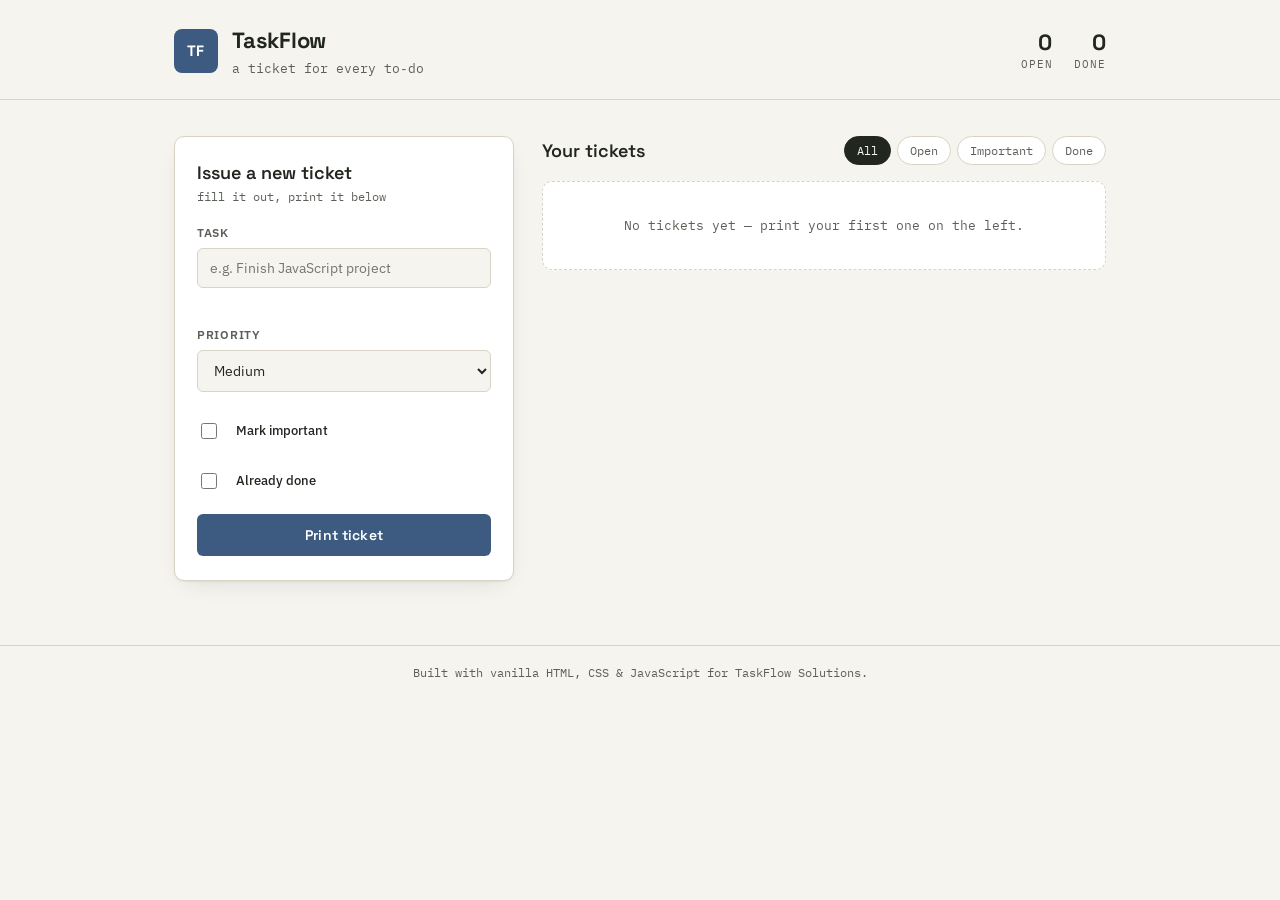
<file: index.html>
<!DOCTYPE html>
<html lang="en">
<head>
  <meta charset="UTF-8" />
  <meta name="viewport" content="width=device-width, initial-scale=1.0" />
  <title>TaskFlow — Task Manager</title>

  <link rel="preconnect" href="https://fonts.googleapis.com" />
  <link rel="preconnect" href="https://fonts.gstatic.com" crossorigin />
  <link
    href="https://fonts.googleapis.com/css2?family=Space+Grotesk:wght@500;600;700&family=IBM+Plex+Sans:wght@400;500;600&family=IBM+Plex+Mono:wght@400;500&display=swap"
    rel="stylesheet"
  />

  <link rel="stylesheet" href="style.css" />
</head>
<body>

  <header class="site-header">
    <div class="header-inner">
      <div class="brand">
        <span class="brand-mark">TF</span>
        <div class="brand-text">
          <h1>TaskFlow</h1>
          <p>a ticket for every to‑do</p>
        </div>
      </div>
      <div class="header-stats" id="headerStats" aria-live="polite">
        <div class="stat">
          <span class="stat-value" id="statOpen">0</span>
          <span class="stat-label">open</span>
        </div>
        <div class="stat">
          <span class="stat-value" id="statDone">0</span>
          <span class="stat-label">done</span>
        </div>
      </div>
    </div>
  </header>

  <main class="layout">

    <!-- Ticket-booth style entry form -->
    <section class="booth" aria-labelledby="boothTitle">
      <div class="booth-card">
        <div class="booth-header">
          <h2 id="boothTitle">Issue a new ticket</h2>
          <span class="booth-sub">fill it out, print it below</span>
        </div>

        <form id="taskForm" novalidate>
          <div class="field field-name">
            <label for="taskName">Task</label>
            <input
              type="text"
              id="taskName"
              name="taskName"
              placeholder="e.g. Finish JavaScript project"
              autocomplete="off"
            />
            <p class="field-error" id="nameError" role="alert"></p>
          </div>

          <div class="field-row">
            <div class="field">
              <label for="taskPriority">Priority</label>
              <select id="taskPriority" name="taskPriority">
                <option value="High">High</option>
                <option value="Medium" selected>Medium</option>
                <option value="Low">Low</option>
              </select>
            </div>

            <div class="field field-check">
              <label class="check-label" for="taskImportant">
                <input type="checkbox" id="taskImportant" name="taskImportant" />
                <span class="check-box" aria-hidden="true"></span>
                Mark important
              </label>
            </div>

            <div class="field field-check">
              <label class="check-label" for="taskCompleted">
                <input type="checkbox" id="taskCompleted" name="taskCompleted" />
                <span class="check-box" aria-hidden="true"></span>
                Already done
              </label>
            </div>
          </div>

          <button type="submit" class="submit-btn">
            <span>Print ticket</span>
          </button>
        </form>
      </div>
    </section>

    <!-- Task display -->
    <section class="board" aria-labelledby="boardTitle">
      <div class="board-header">
        <h2 id="boardTitle">Your tickets</h2>
        <div class="board-filters" id="boardFilters">
          <button type="button" class="filter-btn active" data-filter="all">All</button>
          <button type="button" class="filter-btn" data-filter="open">Open</button>
          <button type="button" class="filter-btn" data-filter="important">Important</button>
          <button type="button" class="filter-btn" data-filter="done">Done</button>
        </div>
      </div>

      <div id="taskmanager"><!-- tasks render here via JS --></div>
    </section>

  </main>

  <footer class="site-footer">
    <p>Built with vanilla HTML, CSS &amp; JavaScript for TaskFlow Solutions.</p>
  </footer>

  <script src="script.js"></script>
</body>
</html>
</file>
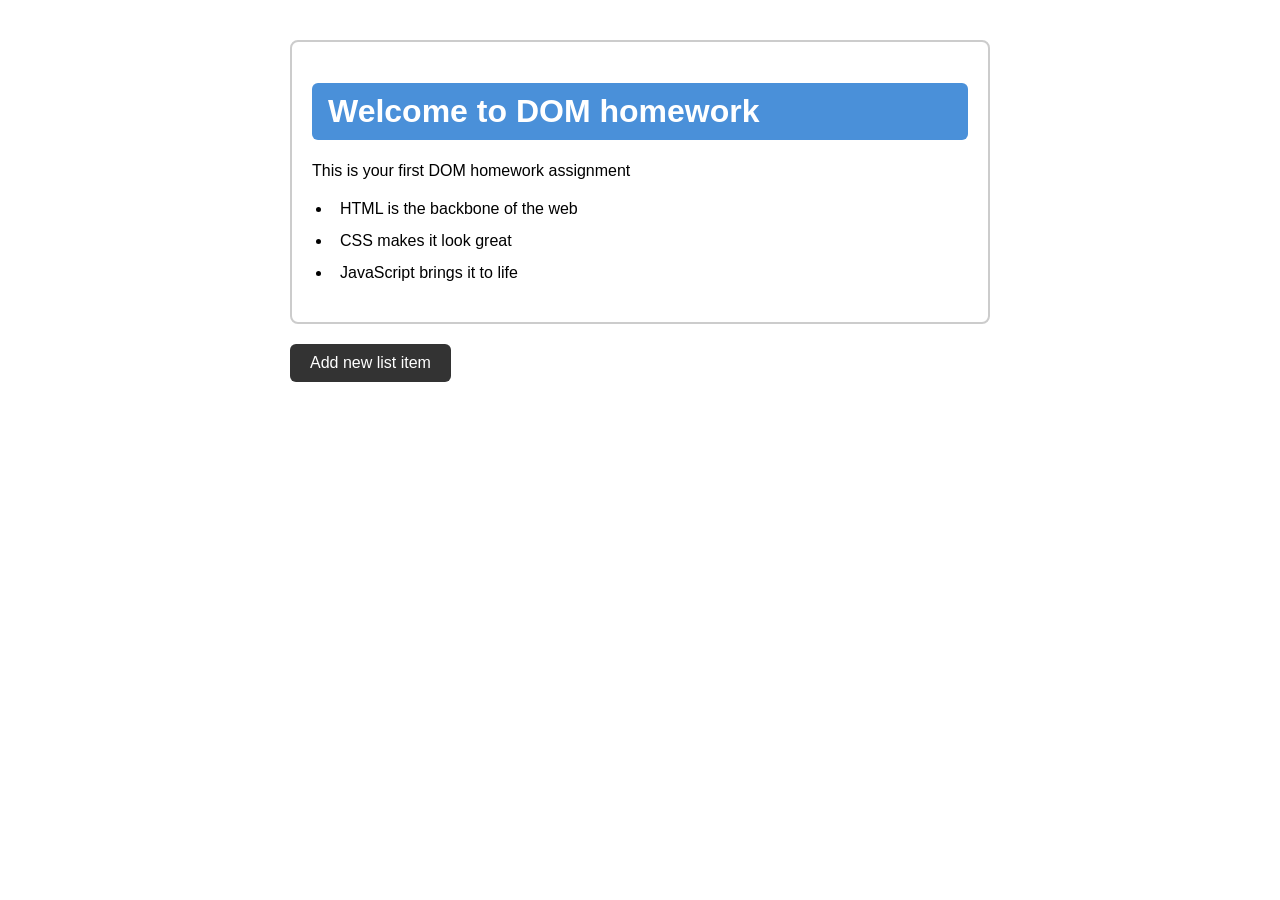
<file: dom-homework.html>
<!DOCTYPE html>
<html lang="en">
  <head>
    <meta charset="UTF-8" />
    <meta name="viewport" content="width=device-width, initial-scale=1.0" />
    <title>DOM Homework</title>
    <script src="dom-homework.js" defer></script>
    <style>
      body {
        font-family: Arial, sans-serif;
        max-width: 700px;
        margin: 40px auto;
        padding: 0 20px;
      }

      #myDiv {
        padding: 20px;
        border-radius: 8px;
        border: 2px solid #ccc;
        cursor: pointer;
        transition: background-color 0.3s ease;
      }

      .highlight {
        background-color: #4a90d9;
        color: white;
        padding: 10px 16px;
        border-radius: 6px;
      }

      ul {
        padding-left: 20px;
      }

      li {
        margin: 6px 0;
        padding: 4px 8px;
        border-radius: 4px;
      }

      #addBtn {
        display: block;
        margin-top: 20px;
        padding: 10px 20px;
        font-size: 16px;
        background-color: #333;
        color: white;
        border: none;
        border-radius: 6px;
        cursor: pointer;
        transition: background-color 0.2s ease;
      }

      #addBtn:hover {
        background-color: #555;
      }
    </style>
  </head>
  <body>

    <div id="myDiv"></div>

    <button id="addBtn">Add new list item</button>

  </body>
</html>
</file>
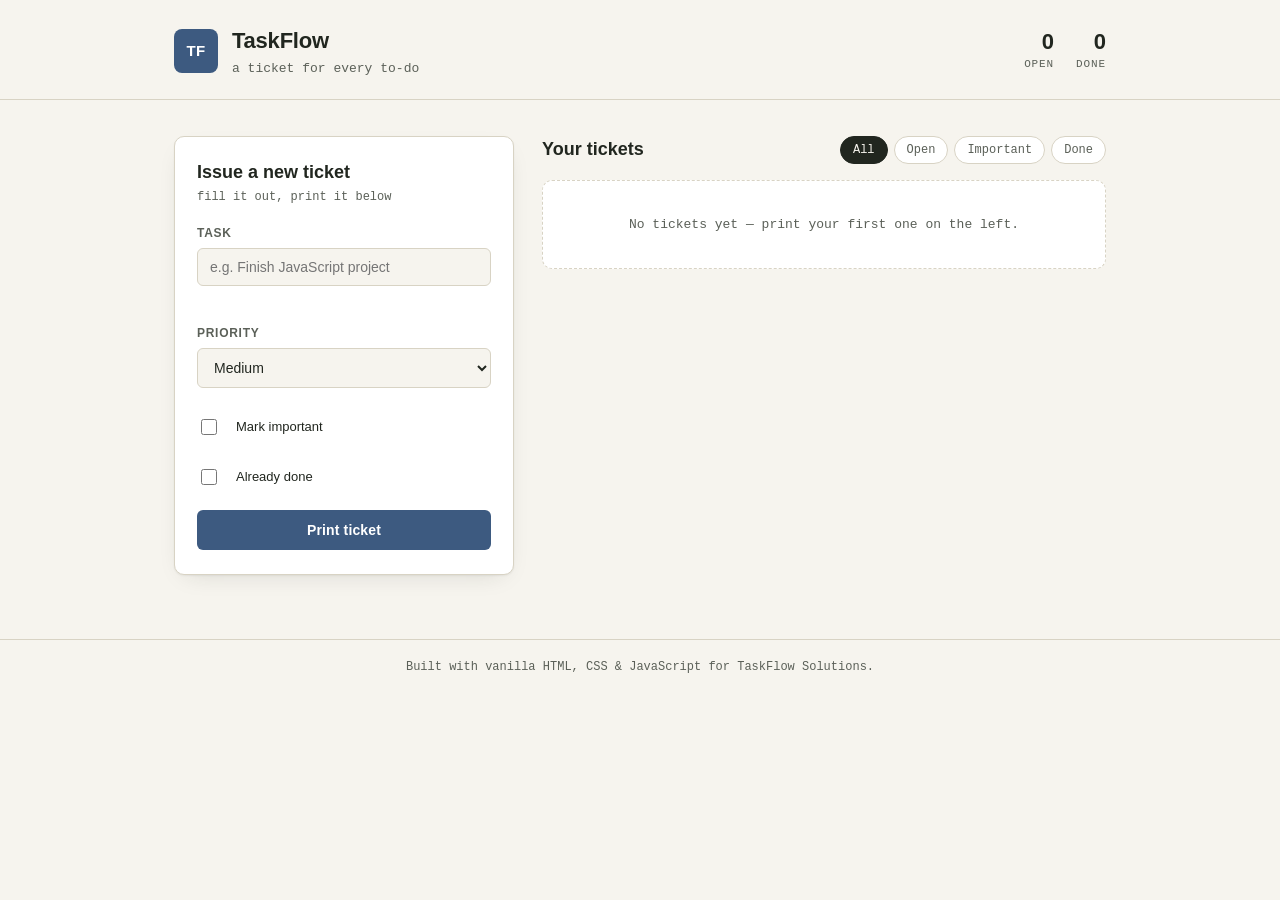
<file: finalproj.html>
<!DOCTYPE html>
<html lang="en">
<head>
  <meta charset="UTF-8" />
  <meta name="viewport" content="width=device-width, initial-scale=1.0" />
  <title>TaskFlow — Task Manager</title>

  <link rel="stylesheet" href="style.css" />
</head>
<body>

  <header class="site-header">
    <div class="header-inner">
      <div class="brand">
        <span class="brand-mark">TF</span>
        <div class="brand-text">
          <h1>TaskFlow</h1>
          <p>a ticket for every to‑do</p>
        </div>
      </div>
      <div class="header-stats" id="headerStats" aria-live="polite">
        <div class="stat">
          <span class="stat-value" id="statOpen">0</span>
          <span class="stat-label">open</span>
        </div>
        <div class="stat">
          <span class="stat-value" id="statDone">0</span>
          <span class="stat-label">done</span>
        </div>
      </div>
    </div>
  </header>

  <main class="layout">

    <!-- Ticket-booth style entry form -->
    <section class="booth" aria-labelledby="boothTitle">
      <div class="booth-card">
        <div class="booth-header">
          <h2 id="boothTitle">Issue a new ticket</h2>
          <span class="booth-sub">fill it out, print it below</span>
        </div>

        <form id="taskForm" novalidate>
          <div class="field field-name">
            <label for="taskName">Task</label>
            <input
              type="text"
              id="taskName"
              name="taskName"
              placeholder="e.g. Finish JavaScript project"
              autocomplete="off"
            />
            <p class="field-error" id="nameError" role="alert"></p>
          </div>

          <div class="field-row">
            <div class="field">
              <label for="taskPriority">Priority</label>
              <select id="taskPriority" name="taskPriority">
                <option value="High">High</option>
                <option value="Medium" selected>Medium</option>
                <option value="Low">Low</option>
              </select>
            </div>

            <div class="field field-check">
              <label class="check-label" for="taskImportant">
                <input type="checkbox" id="taskImportant" name="taskImportant" />
                <span class="check-box" aria-hidden="true"></span>
                Mark important
              </label>
            </div>

            <div class="field field-check">
              <label class="check-label" for="taskCompleted">
                <input type="checkbox" id="taskCompleted" name="taskCompleted" />
                <span class="check-box" aria-hidden="true"></span>
                Already done
              </label>
            </div>
          </div>

          <button type="submit" class="submit-btn">
            <span>Print ticket</span>
          </button>
        </form>
      </div>
    </section>

    <!-- Task display -->
    <section class="board" aria-labelledby="boardTitle">
      <div class="board-header">
        <h2 id="boardTitle">Your tickets</h2>
        <div class="board-filters" id="boardFilters">
          <button type="button" class="filter-btn active" data-filter="all">All</button>
          <button type="button" class="filter-btn" data-filter="open">Open</button>
          <button type="button" class="filter-btn" data-filter="important">Important</button>
          <button type="button" class="filter-btn" data-filter="done">Done</button>
        </div>
      </div>

      <div id="taskmanager"><!-- tasks render here via JS --></div>
    </section>

  </main>

  <footer class="site-footer">
    <p>Built with vanilla HTML, CSS &amp; JavaScript for TaskFlow Solutions.</p>
  </footer>

  <script src="script.js"></script>
</body>
</html>
</file>
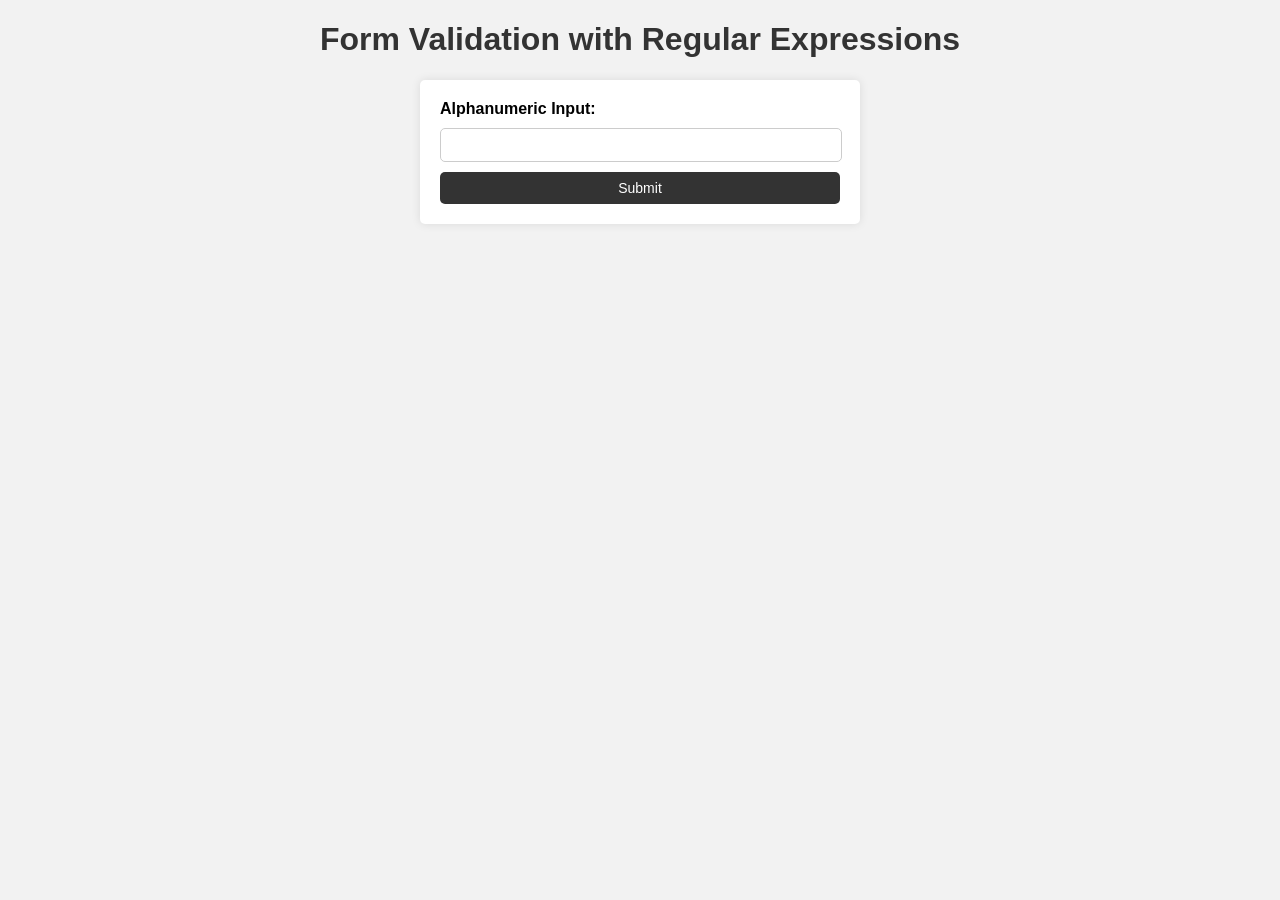
<file: FormsAssignment.html>
<!DOCTYPE html>
<html>
<head>
  <title>Form Validation with Regular Expressions</title>
<style>
  body {
    font-family: Arial, sans-serif;
    background-color: #f2f2f2;
  }

  h1 {
    text-align: center;
    color: #333;
  }

  form {
    max-width: 400px;
    margin: 0 auto;
    padding: 20px;
    background-color: #fff;
    border-radius: 5px;
    box-shadow: 0 0 10px rgba(0, 0, 0, 0.1);
	display: flex;
	flex-direction: column;
  }

  label {
    display: block;
    margin-bottom: 10px;
    font-weight: bold;
  }

  input[type="text"] {
    width: 96%;
    padding: 8px;
    font-size: 14px;
    border-radius: 5px;
    border: 1px solid #ccc;
  }

  button[type="submit"] {
    display: block;
    width: 100%;
    padding: 8px;
    font-size: 14px;
    color: #fff;
    background-color: #333;
    border: none;
    border-radius: 5px;
    cursor: pointer;
    margin-top: 10px;
  }

  #error-message {
    display: none;
    color: #cc0000;
    background-color: #ffe6e6;
    border: 1px solid #cc0000;
    border-radius: 4px;
    padding: 8px;
    margin-top: 8px;
    font-size: 14px;
  }

  #success-message {
    display: none;
    color: #007700;
    background-color: #e6ffe6;
    border: 1px solid #007700;
    border-radius: 4px;
    padding: 8px;
    margin-top: 8px;
    font-size: 14px;
  }
</style>
</head>
<body>
  <h1>Form Validation with Regular Expressions</h1>
  <form id="myForm">
    <label for="inputField">Alphanumeric Input:</label>
    <input type="text" id="inputField" name="inputField">
    <div id="error-message">Error: Input must contain only letters and numbers (A-Z, a-z, 0-9).</div>
    <div id="success-message">Success! Your input is valid and the form has been submitted.</div>
    <button type="submit">Submit</button>
  </form>

  <script src="validationScript.js"></script>
</body>
</html>
</file>
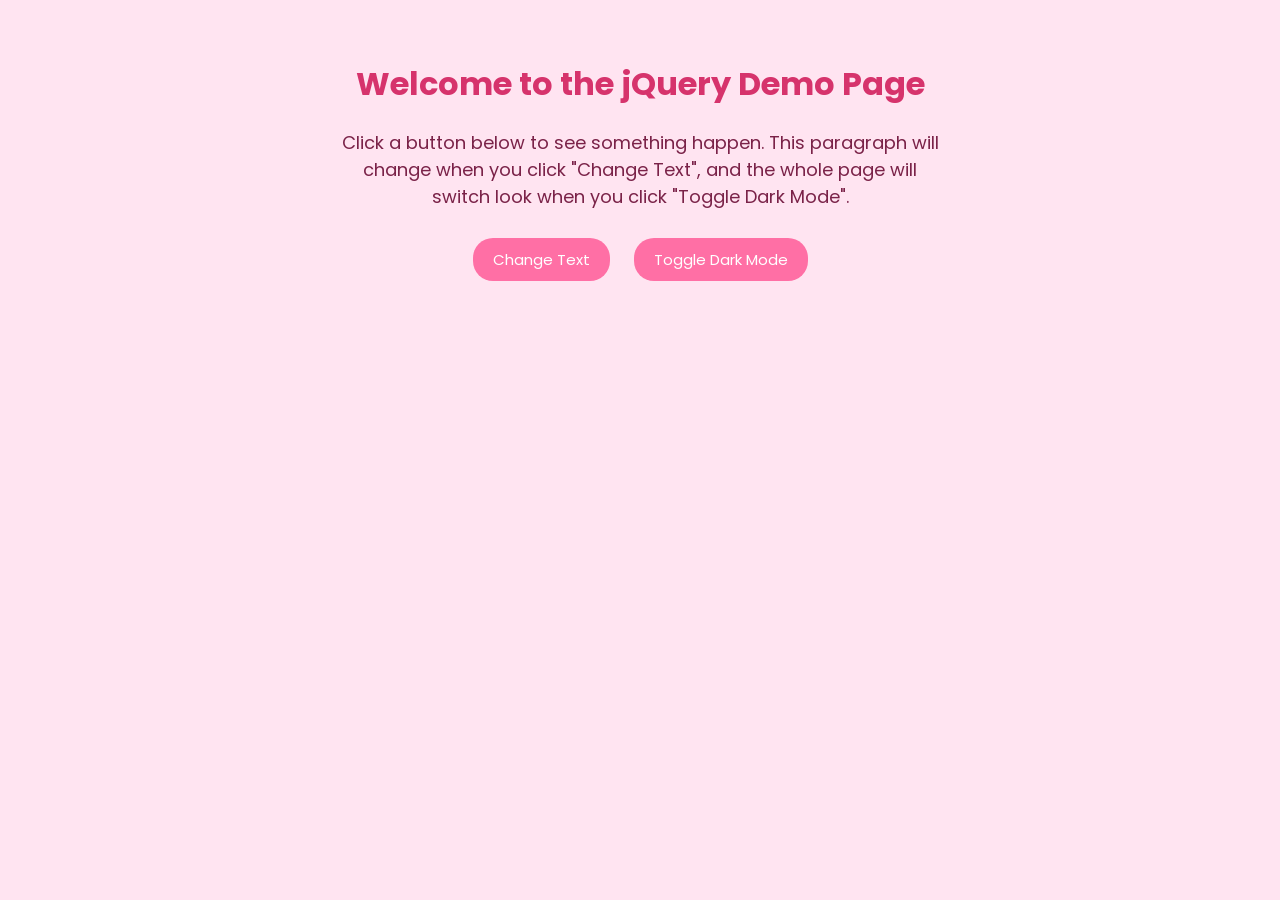
<file: jquery-demo.html>
<!DOCTYPE html>
<html lang="en">
<head>
<meta charset="UTF-8">
<title>jQuery Page Manipulation Demo</title>
<script src="https://cdnjs.cloudflare.com/ajax/libs/jquery/3.7.1/jquery.min.js"></script>
<link href="https://fonts.googleapis.com/css2?family=Poppins:wght@400;600;700&display=swap" rel="stylesheet">
<style>
  body {
    font-family: 'Poppins', sans-serif;
    max-width: 600px;
    margin: 60px auto;
    padding: 0 20px;
    text-align: center;
    background: #ffe4f1;
    color: #7a2248;
    transition: background 0.4s ease, color 0.4s ease;
  }
  h1 {
    color: #d6336c;
  }
  p#message {
    font-size: 18px;
    line-height: 1.5;
  }
  button {
    margin: 10px;
    padding: 10px 20px;
    font-size: 15px;
    font-family: 'Poppins', sans-serif;
    border: none;
    border-radius: 20px;
    background: #ff6fa5;
    color: white;
    cursor: pointer;
    transition: background 0.2s ease;
  }
  button:hover {
    background: #e85590;
  }
  .dark-mode {
    background: #3d1a2e;
    color: #ffd6e8;
  }
  .dark-mode h1 {
    color: #ff9ecb;
  }
  .highlight {
    color: #c2185b;
    font-weight: 700;
  }
</style>
</head>
<body>

  <h1>Welcome to the jQuery Demo Page</h1>
  <p id="message">Click a button below to see something happen. This paragraph will change when you click "Change Text", and the whole page will switch look when you click "Toggle Dark Mode".</p>

  <button id="changeTextBtn">Change Text</button>
  <button id="toggleThemeBtn">Toggle Dark Mode</button>

  <script>
    $(document).ready(function () {
      // Button 1: change the paragraph text and style each time it's clicked
      let clickCount = 0;
      const messages = [
        "You changed the text using jQuery! Nice work.",
        "jQuery makes DOM manipulation easy and fun.",
        "Every click updates this paragraph dynamically.",
        "Back to a fresh message — keep clicking!"
      ];

      $('#changeTextBtn').on('click', function () {
        clickCount = (clickCount + 1) % messages.length;
        $('#message')
          .fadeOut(200, function () {
            $(this).text(messages[clickCount]).fadeIn(200);
          })
          .toggleClass('highlight');
      });

      // Button 2: toggle a dark mode theme on the whole page
      $('#toggleThemeBtn').on('click', function () {
        $('body').toggleClass('dark-mode');
        $(this).text($('body').hasClass('dark-mode') ? 'Toggle Light Mode' : 'Toggle Dark Mode');
      });
    });
  </script>

</body>
</html>
</file>
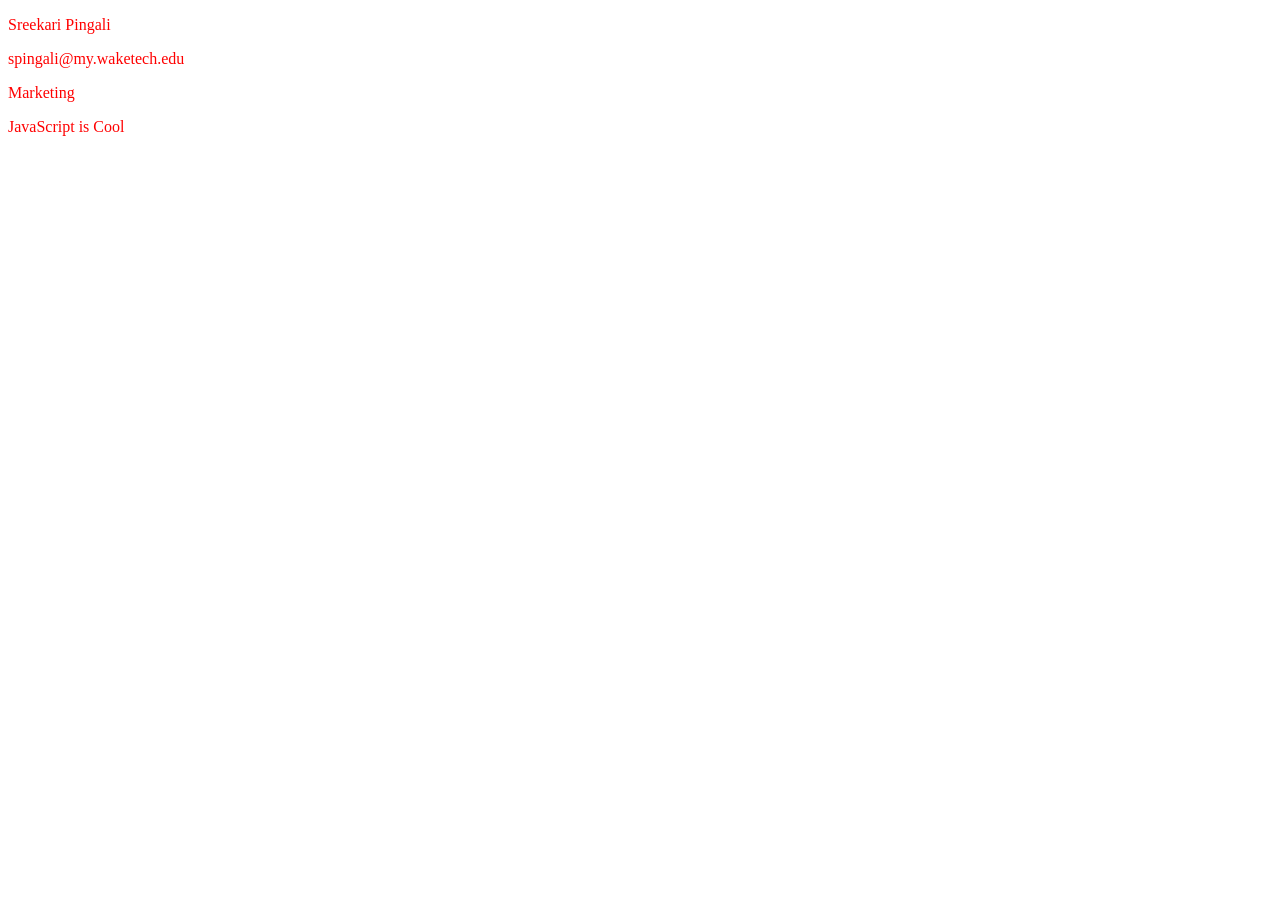
<file: M2_Pingali.html>
<!DOCTYPE html>
<html lang="en">
<head>
    <meta charset="UTF-8">
    <title>M2 Coding with JavaScript</title>
</head>
<body>

    <p>Sreekari Pingali</p>
    <p>spingali@my.waketech.edu</p>
    <p>Marketing</p>

    <p id="results"></p>

    <script>
        alert("Coding with JavaScript");
        document.getElementById("results").innerHTML = "JavaScript is Cool";
        document.body.style.color = "red";
    </script>

</body>
</html>
</file>
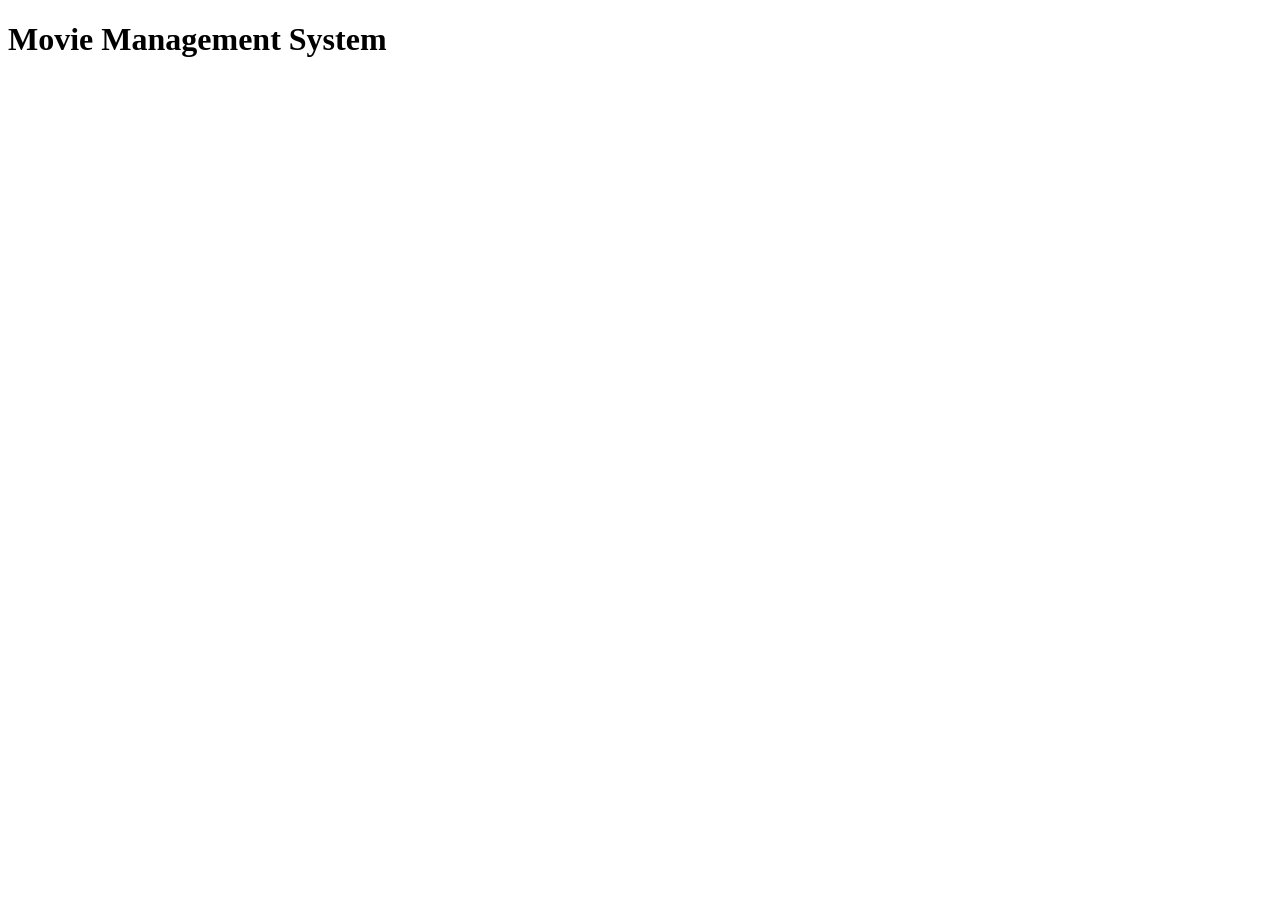
<file: MovieInfo.html>
<!DOCTYPE html>
<html>
<head>
  <title>Movie Management System</title>
  <script src="movies.js" defer></script>
</head>
<body>
  <h1>Movie Management System</h1>
  
  <div id="movie-info">
    <!-- Movie information will be displayed here -->
  </div>
</body>
</html>
</file>
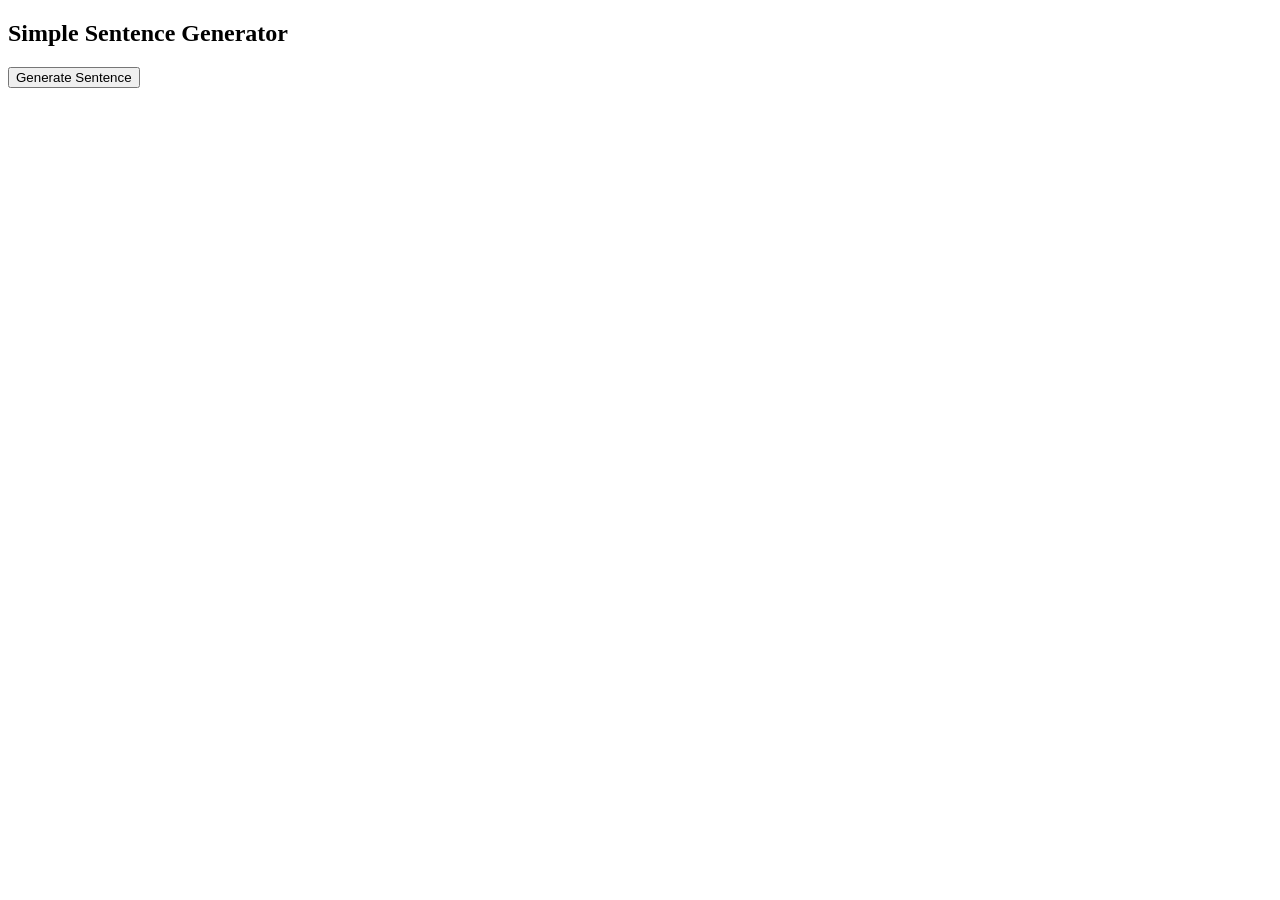
<file: Sreekari_m5assignment.html>
<!DOCTYPE html>
<html>
<head>
  <title>M5 - Simple Sentence Generator</title>
</head>
<body>
  <h2>Simple Sentence Generator</h2>
  <input type="button" id="generateBtn" value="Generate Sentence">
  <p id="output"></p>

  <script>
    /* Create an array */
    var words = ["Bubblegum", "is", "my", "favorite", "treat"];

    /* Create function that concatenates array into 
       a sentence (adding spaces between words), and 
       outputs the result to '<p id="output"></p>' innerHTML */
    function generateSentence() {
      var sentence = "";

      for (var i = 0; i < words.length; i++) {
        sentence = sentence + words[i] + " ";
      }

      sentence = sentence.trim();

      document.getElementById("output").innerHTML = sentence;
    }

    /* Add an event listener to generateBtn.
       When clicked, the generateBtn should execute 
       the generateSentence function, displaying the sentence. */
    document.getElementById("generateBtn").addEventListener("click", generateSentence);
  </script>
</body>
</html>
</file>
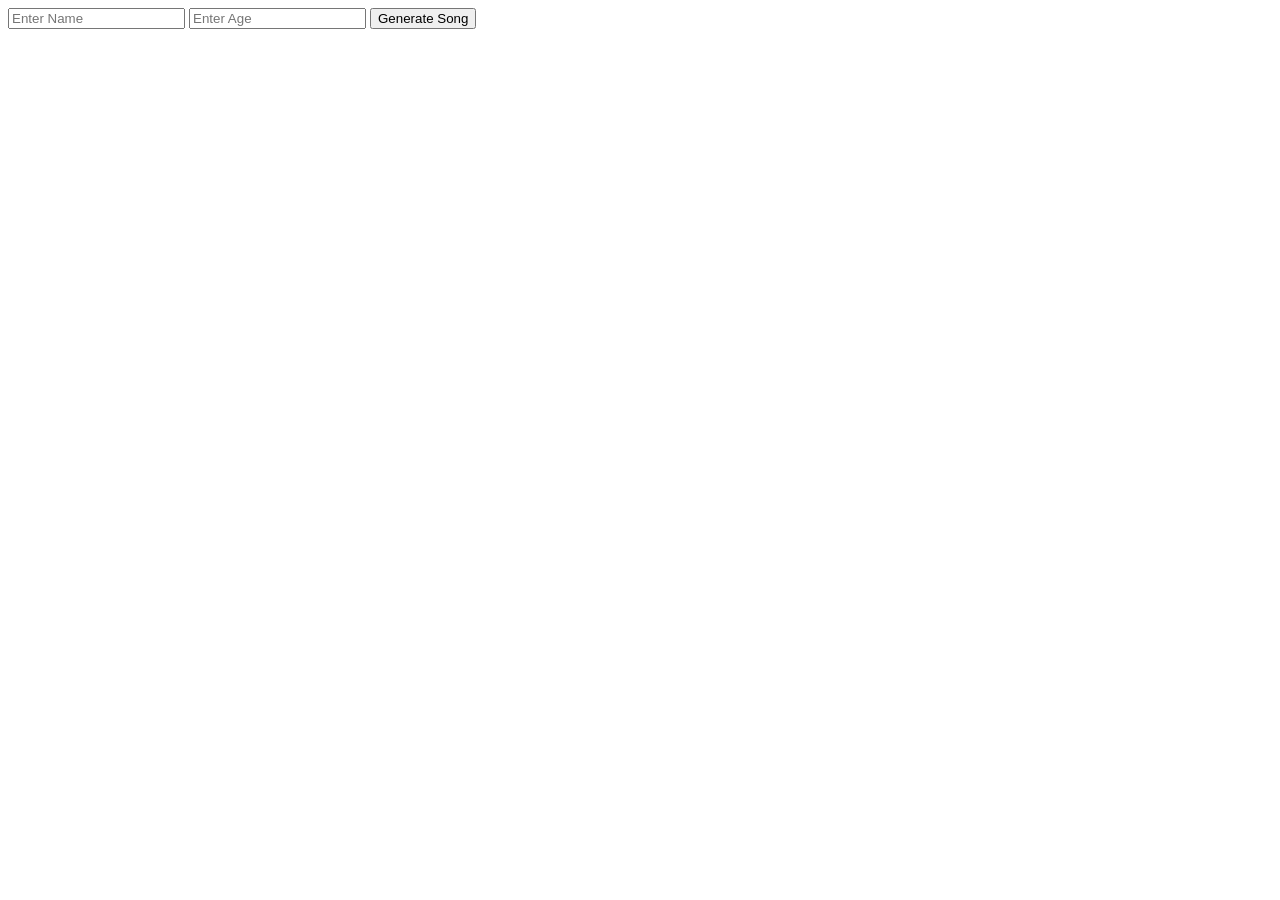
<file: Sreekari_MOD4assignment.html>
<!DOCTYPE html>
<html>
<head>
  <title>Functions Assignment</title>
</head>
<body>
  <input id="nameInput" type="text" placeholder="Enter Name">
  <input id="ageInput" type="number" placeholder="Enter Age">
  <input id="myButton" type="button" value="Generate Song">
  <p id="output"></p>

  <script>

    // Create function, happyBirthday, that outputs "Happy Birthday to you!" using the innerHTML property
    function happyBirthday() {
      document.getElementById("output").innerHTML += "Happy Birthday to you!<br>";
    }

    // Create function, birthdayName, that receives an argument from the nameInput input field
    // and outputs a personalized "Happy Birthday dear, <name>!" using the innerHTML property"
    function birthdayName(name) {
      document.getElementById("output").innerHTML += "Happy Birthday dear " + name + ",<br>";
    }

    // Create function, personalizedSong, that receives two arguments, age and name.
    function personalizedSong(age, name) {
      document.getElementById("output").innerHTML += "You're " + age + " years old today!<br><br>";
      happyBirthday();
      happyBirthday();
      birthdayName(name);
      happyBirthday();
    }

    // Add an event listener to myButton that, once clicked, executes an anonymous function.
    document.getElementById("myButton").addEventListener("click", function() {
      // 1. Clear the contents of the output innerHTML.
      document.getElementById("output").innerHTML = "";
      // 2. Get the values of the nameInput and ageInput input fields and assign them to local variables.
      var name = document.getElementById("nameInput").value;
      var age = document.getElementById("ageInput").value;
      // 3. Call the personalizedSong function, using the local variables as its arguments.
      personalizedSong(age, name);
    });

  </script>
  </body>
</html>
</file>
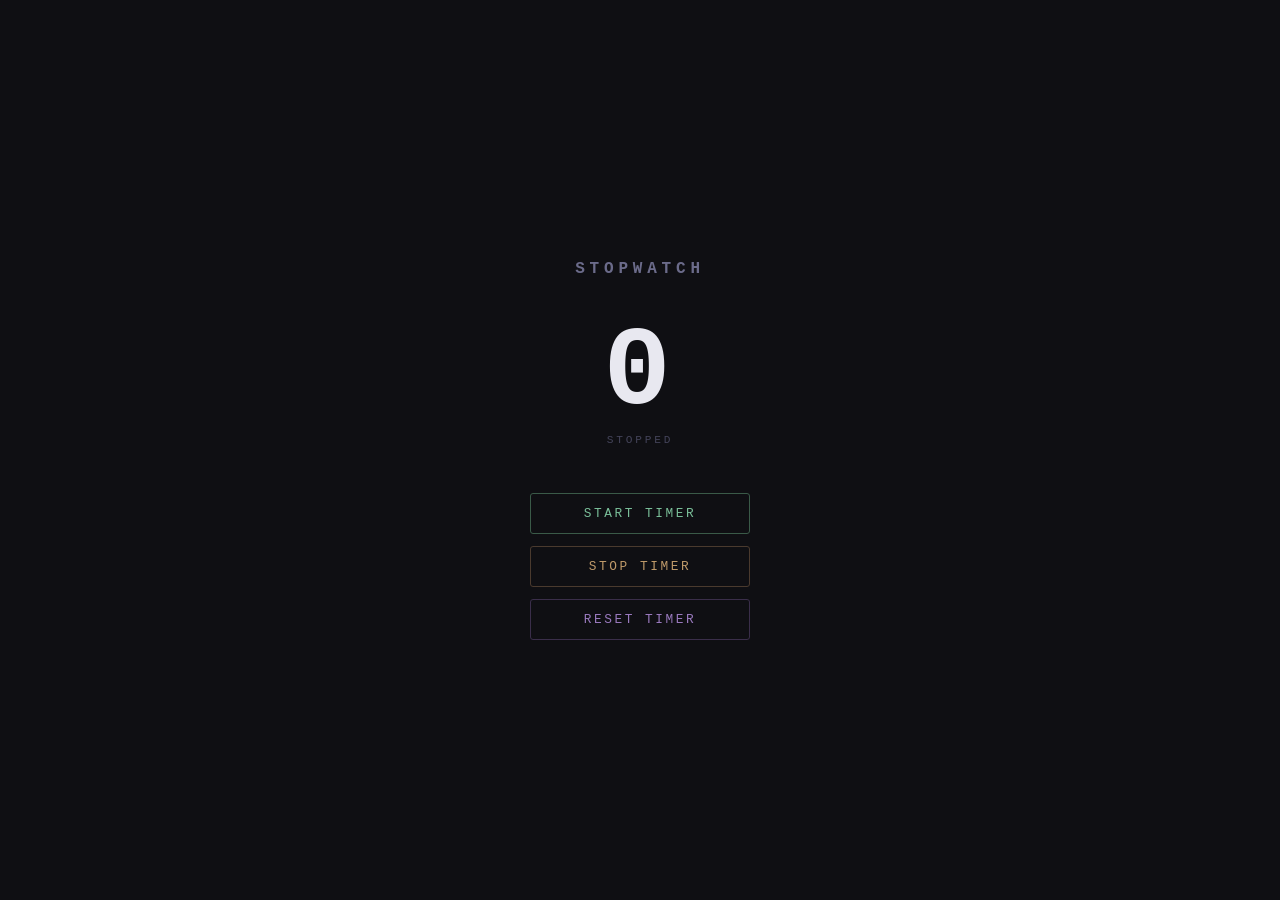
<file: timer.html>
<!DOCTYPE html>
<html lang="en">
<head>
  <meta charset="UTF-8">
  <meta name="viewport" content="width=device-width, initial-scale=1.0">
  <title>Stopwatch Timer</title>
  <style>
    * {
      box-sizing: border-box;
      margin: 0;
      padding: 0;
    }

    body {
      min-height: 100vh;
      display: flex;
      flex-direction: column;
      align-items: center;
      justify-content: center;
      background: #0f0f13;
      font-family: 'Courier New', Courier, monospace;
      color: #e8e8f0;
    }

    h1 {
      font-size: 1rem;
      letter-spacing: 0.3em;
      text-transform: uppercase;
      color: #6b6b8a;
      margin-bottom: 2.5rem;
    }

    #timerDisplay {
      font-size: 7rem;
      font-weight: bold;
      letter-spacing: 0.05em;
      color: #e8e8f0;
      line-height: 1;
      margin-bottom: 0.25rem;
      min-width: 4ch;
      text-align: center;
      /* Subtle glow when running */
      transition: text-shadow 0.3s ease;
    }

    #timerDisplay.running {
      color: #a0f0c0;
      text-shadow: 0 0 30px rgba(160, 240, 192, 0.35);
    }

    #statusLabel {
      font-size: 0.7rem;
      letter-spacing: 0.25em;
      text-transform: uppercase;
      color: #44445a;
      margin-bottom: 3rem;
      height: 1em;
      transition: color 0.3s ease;
    }

    #statusLabel.running {
      color: #5dbf80;
    }

    .controls {
      display: flex;
      flex-direction: column;
      gap: 0.75rem;
      width: 220px;
    }

    .controls input[type="button"] {
      width: 100%;
      padding: 0.75rem 1.5rem;
      font-family: 'Courier New', Courier, monospace;
      font-size: 0.8rem;
      letter-spacing: 0.2em;
      text-transform: uppercase;
      border: 1px solid #2e2e42;
      border-radius: 3px;
      cursor: pointer;
      transition: background 0.15s ease, border-color 0.15s ease, color 0.15s ease;
      background: transparent;
      color: #9090b0;
    }

    #startTimer {
      border-color: #3a5a48;
      color: #7abf99;
    }
    #startTimer:hover {
      background: #1a2e22;
      border-color: #5dbf80;
      color: #a0f0c0;
    }

    #stopTimer {
      border-color: #4a3a2e;
      color: #bf9a6a;
    }
    #stopTimer:hover {
      background: #2a1e14;
      border-color: #c07830;
      color: #e0a060;
    }

    #resetTimer {
      border-color: #3a2e4a;
      color: #9a7abf;
    }
    #resetTimer:hover {
      background: #1e1428;
      border-color: #7840c0;
      color: #c0a0e0;
    }

    .controls input[type="button"]:active {
      transform: scale(0.97);
    }
  </style>
</head>
<body>

  <h1>Stopwatch</h1>

  <div id="timerDisplay">0</div>
  <div id="statusLabel">stopped</div>

  <div class="controls">
    <input type="button" id="startTimer" value="Start Timer">
    <input type="button" id="stopTimer" value="Stop Timer">
    <input type="button" id="resetTimer" value="Reset Timer">
  </div>

  <script>
    var seconds = 0;
    var intervalId = null;

    function isRunning() {
      return intervalId !== null;
    }

    function updateDisplay() {
      document.getElementById('timerDisplay').innerHTML = seconds;
    }

    function setRunningState(running) {
      var display = document.getElementById('timerDisplay');
      var status  = document.getElementById('statusLabel');
      if (running) {
        display.className = 'running';
        status.className  = 'running';
        status.innerHTML  = 'running';
      } else {
        display.className = '';
        status.className  = '';
        status.innerHTML  = 'stopped';
      }
    }

    document.getElementById('startTimer').onclick = function() {
      if (isRunning()) return;          // already running — ignore extra clicks
      intervalId = setInterval(function() {
        seconds++;
        updateDisplay();
      }, 1000);
      setRunningState(true);
    };

    document.getElementById('stopTimer').onclick = function() {
      if (!isRunning()) return;         // already stopped — ignore extra clicks
      clearInterval(intervalId);
      intervalId = null;
      setRunningState(false);
    };

    document.getElementById('resetTimer').onclick = function() {
      clearInterval(intervalId);
      intervalId = null;
      seconds = 0;
      updateDisplay();
      setRunningState(false);
    };
  </script>

</body>
</html>
</file>
<file: style.css>
/* ============================================================
   TaskFlow — Design tokens
   ============================================================ */
:root {
  /* color */
  --paper: #f6f4ee;
  --paper-raised: #ffffff;
  --ink: #21261f;
  --ink-soft: #5b6058;
  --line: #d8d3c4;
  --steel: #3d5a80;
  --steel-dark: #2b4160;
  --sage: #6b9080;
  --amber: #e0a458;
  --coral: #d1543e;
  --coral-soft: #fbe7e2;

  /* type */
  --font-display: "Space Grotesk", "Segoe UI", sans-serif;
  --font-body: "IBM Plex Sans", "Segoe UI", sans-serif;
  --font-mono: "IBM Plex Mono", "Courier New", monospace;

  /* layout */
  --radius: 10px;
  --shadow-card: 0 1px 2px rgba(33, 38, 31, 0.06), 0 8px 24px -12px rgba(33, 38, 31, 0.18);
}

* {
  box-sizing: border-box;
}

html {
  scroll-behavior: smooth;
}

body {
  margin: 0;
  background: var(--paper);
  color: var(--ink);
  font-family: var(--font-body);
  line-height: 1.5;
  -webkit-font-smoothing: antialiased;
}

/* Respect reduced motion */
@media (prefers-reduced-motion: reduce) {
  * {
    animation-duration: 0.001ms !important;
    transition-duration: 0.001ms !important;
  }
}

:focus-visible {
  outline: 2px solid var(--steel);
  outline-offset: 2px;
}

/* ============================================================
   Header
   ============================================================ */
.site-header {
  border-bottom: 1px solid var(--line);
  background: var(--paper);
}

.header-inner {
  max-width: 980px;
  margin: 0 auto;
  padding: 24px 24px 20px;
  display: flex;
  align-items: center;
  justify-content: space-between;
  gap: 16px;
  flex-wrap: wrap;
}

.brand {
  display: flex;
  align-items: center;
  gap: 14px;
}

.brand-mark {
  width: 44px;
  height: 44px;
  flex-shrink: 0;
  display: grid;
  place-items: center;
  background: var(--steel);
  color: #fff;
  font-family: var(--font-display);
  font-weight: 700;
  font-size: 15px;
  border-radius: 8px;
  letter-spacing: 0.02em;
}

.brand-text h1 {
  margin: 0;
  font-family: var(--font-display);
  font-weight: 700;
  font-size: 22px;
  letter-spacing: -0.01em;
}

.brand-text p {
  margin: 2px 0 0;
  font-size: 13px;
  color: var(--ink-soft);
  font-family: var(--font-mono);
}

.header-stats {
  display: flex;
  gap: 22px;
}

.stat {
  display: flex;
  flex-direction: column;
  align-items: flex-end;
}

.stat-value {
  font-family: var(--font-display);
  font-weight: 700;
  font-size: 22px;
  line-height: 1;
}

.stat-label {
  font-family: var(--font-mono);
  font-size: 11px;
  text-transform: uppercase;
  letter-spacing: 0.08em;
  color: var(--ink-soft);
  margin-top: 3px;
}

/* ============================================================
   Layout
   ============================================================ */
.layout {
  max-width: 980px;
  margin: 0 auto;
  padding: 36px 24px 64px;
  display: grid;
  grid-template-columns: 340px 1fr;
  gap: 28px;
  align-items: start;
}

@media (max-width: 760px) {
  .layout {
    grid-template-columns: 1fr;
  }
}

/* ============================================================
   Booth (form)
   ============================================================ */
.booth-card {
  background: var(--paper-raised);
  border: 1px solid var(--line);
  border-radius: var(--radius);
  box-shadow: var(--shadow-card);
  padding: 22px 22px 24px;
  position: sticky;
  top: 20px;
}

.booth-header h2 {
  margin: 0;
  font-family: var(--font-display);
  font-size: 18px;
  font-weight: 600;
}

.booth-sub {
  display: block;
  font-family: var(--font-mono);
  font-size: 12px;
  color: var(--ink-soft);
  margin-top: 2px;
  margin-bottom: 18px;
}

.field {
  margin-bottom: 16px;
}

.field-row {
  display: flex;
  flex-direction: column;
  gap: 12px;
}

label {
  display: block;
  font-size: 12px;
  font-weight: 600;
  text-transform: uppercase;
  letter-spacing: 0.06em;
  color: var(--ink-soft);
  margin-bottom: 6px;
}

input[type="text"],
select {
  width: 100%;
  padding: 10px 12px;
  font-family: var(--font-body);
  font-size: 14px;
  color: var(--ink);
  background: var(--paper);
  border: 1px solid var(--line);
  border-radius: 6px;
  transition: border-color 0.15s ease;
}

input[type="text"]:focus,
select:focus {
  border-color: var(--steel);
}

input[type="text"].has-error {
  border-color: var(--coral);
  background: var(--coral-soft);
}

.field-error {
  min-height: 16px;
  margin: 6px 0 0;
  font-size: 12px;
  font-family: var(--font-mono);
  color: var(--coral);
}

.check-label {
  display: flex;
  align-items: center;
  gap: 8px;
  font-size: 13px;
  font-weight: 500;
  text-transform: none;
  letter-spacing: 0;
  color: var(--ink);
  cursor: pointer;
  margin-bottom: 0;
}

.check-label input {
  width: 16px;
  height: 16px;
  accent-color: var(--steel);
  cursor: pointer;
}

.submit-btn {
  width: 100%;
  margin-top: 6px;
  padding: 12px 14px;
  background: var(--steel);
  color: #fff;
  border: none;
  border-radius: 6px;
  font-family: var(--font-display);
  font-weight: 600;
  font-size: 14px;
  letter-spacing: 0.01em;
  cursor: pointer;
  transition: background 0.15s ease, transform 0.1s ease;
}

.submit-btn:hover {
  background: var(--steel-dark);
}

.submit-btn:active {
  transform: scale(0.98);
}

/* ============================================================
   Board (task list)
   ============================================================ */
.board-header {
  display: flex;
  align-items: center;
  justify-content: space-between;
  flex-wrap: wrap;
  gap: 12px;
  margin-bottom: 16px;
}

.board-header h2 {
  margin: 0;
  font-family: var(--font-display);
  font-size: 18px;
  font-weight: 600;
}

.board-filters {
  display: flex;
  gap: 6px;
}

.filter-btn {
  font-family: var(--font-mono);
  font-size: 12px;
  padding: 6px 12px;
  border-radius: 999px;
  border: 1px solid var(--line);
  background: var(--paper-raised);
  color: var(--ink-soft);
  cursor: pointer;
}

.filter-btn.active {
  background: var(--ink);
  border-color: var(--ink);
  color: var(--paper);
}

#taskmanager {
  display: flex;
  flex-direction: column;
  gap: 14px;
}

.empty-state {
  border: 1px dashed var(--line);
  border-radius: var(--radius);
  padding: 34px 20px;
  text-align: center;
  color: var(--ink-soft);
  font-family: var(--font-mono);
  font-size: 13px;
  background: var(--paper-raised);
}

/* ---- Ticket card ---- */
.ticket {
  display: grid;
  grid-template-columns: 96px 1fr;
  background: var(--paper-raised);
  border: 1px solid var(--line);
  border-radius: var(--radius);
  box-shadow: var(--shadow-card);
  overflow: hidden;
  position: relative;
}

.ticket-stub {
  display: flex;
  flex-direction: column;
  align-items: center;
  justify-content: center;
  gap: 6px;
  padding: 14px 8px;
  background: var(--paper);
  border-right: 2px dashed var(--line);
  position: relative;
}

/* perforation notches */
.ticket-stub::before,
.ticket-stub::after {
  content: "";
  position: absolute;
  right: -8px;
  width: 16px;
  height: 16px;
  background: var(--paper);
  border-radius: 50%;
  border: 1px solid var(--line);
}

.ticket-stub::before {
  top: -8px;
}

.ticket-stub::after {
  bottom: -8px;
}

.stub-priority {
  font-family: var(--font-mono);
  font-size: 10px;
  font-weight: 500;
  text-transform: uppercase;
  letter-spacing: 0.06em;
  padding: 3px 8px;
  border-radius: 999px;
  white-space: nowrap;
}

.priority-High {
  background: var(--coral-soft);
  color: var(--coral);
}

.priority-Medium {
  background: #fbeedd;
  color: #9a6a26;
}

.priority-Low {
  background: #e4ede8;
  color: var(--sage);
}

.stub-id {
  font-family: var(--font-mono);
  font-size: 11px;
  color: var(--ink-soft);
}

.ticket-body {
  padding: 14px 18px 14px 22px;
  display: flex;
  align-items: center;
  justify-content: space-between;
  gap: 14px;
  flex-wrap: wrap;
}

.ticket-info {
  min-width: 0;
}

.ticket-name {
  font-family: var(--font-body);
  font-weight: 600;
  font-size: 15px;
  margin: 0 0 4px;
  word-break: break-word;
}

.ticket-meta {
  display: flex;
  align-items: center;
  gap: 10px;
  flex-wrap: wrap;
  font-family: var(--font-mono);
  font-size: 11px;
  color: var(--ink-soft);
}

.ticket-important-tag {
  font-family: var(--font-mono);
  font-size: 10px;
  text-transform: uppercase;
  letter-spacing: 0.06em;
  color: var(--coral);
}

.ticket-actions {
  display: flex;
  align-items: center;
  gap: 10px;
  flex-shrink: 0;
}

.toggle-btn {
  font-family: var(--font-mono);
  font-size: 12px;
  padding: 7px 12px;
  border-radius: 6px;
  border: 1px solid var(--line);
  background: var(--paper);
  color: var(--ink);
  cursor: pointer;
}

.toggle-btn:hover {
  border-color: var(--steel);
  color: var(--steel);
}

.delete-btn {
  font-family: var(--font-mono);
  font-size: 12px;
  padding: 7px 12px;
  border-radius: 6px;
  border: 1px solid var(--coral);
  background: transparent;
  color: var(--coral);
  cursor: pointer;
}

.delete-btn:hover {
  background: var(--coral);
  color: #fff;
}

/* ============================================================
   Footer
   ============================================================ */
.site-footer {
  border-top: 1px solid var(--line);
  padding: 18px 24px;
  text-align: center;
}

.site-footer p {
  margin: 0;
  font-family: var(--font-mono);
  font-size: 12px;
  color: var(--ink-soft);
}
</file>
